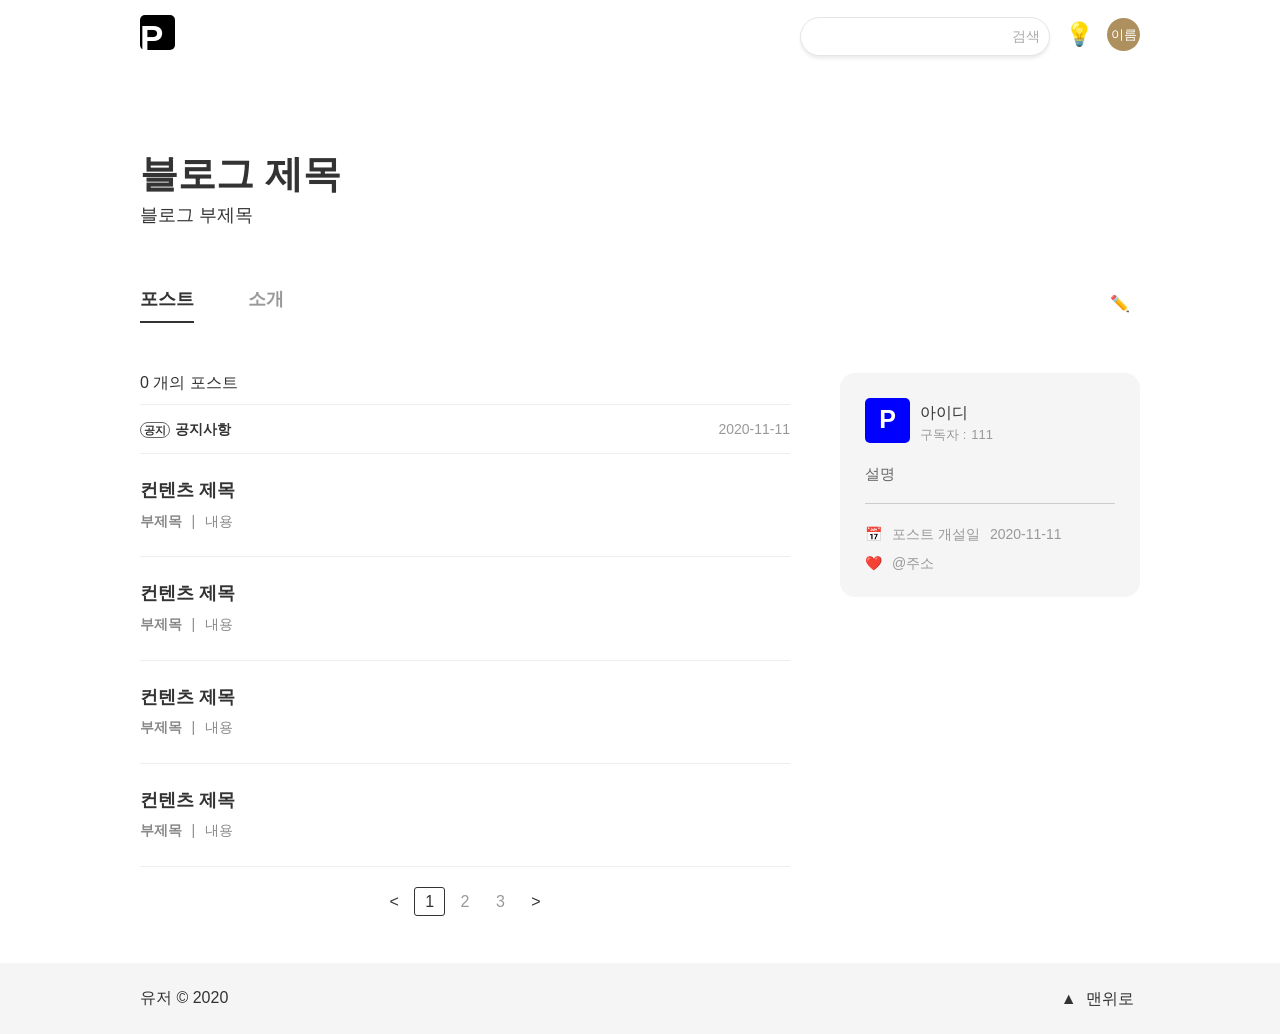
<file: @sample/postype/postype.html>
<!doctype html>
<html lang="ko">
<head>
<meta charset="utf-8">

<title>유저의 블로그</title>

<meta name="viewport" content="width=device-width, initial-scale=1.0">
<meta name="format-detection" content="telephone=no">
<meta name="apple-mobile-web-app-capable" content="yes">
<meta name="description" content="">
<meta name="keywords" content="">

<link rel="stylesheet" href="./base.css">
<link rel="stylesheet" href="./postype.css">

</head>
<body>

<p class="nav-skip">
	<a href="#postContentList">포스트 목록 바로가기</a>
	<a href="#postWriterInfo">작가 소개 바로가기</a>
</p>
<hr>


<div class="header-background-wrap">
<header class="header-wrap">
<div class="common-wrap">

    <h1>
        <a href="/" title="포스타입 로고" class="common-logo header-logo">
            <span class="hide">포스타입</span>
        </a>
    </h1>

    <aside class="common-search-wrap header-search-layout">
        <h2 class="hide">포스트 검색</h2>

		<label for="searchPost">
        	<input type="text" class="common-search-input" id="searchPost">
		</label>

		<button type="button" title="검색" class="common-search-btn">검색</button>

	</aside>

	<nav class="header-side-nav-layout">
		<h2 class="hide">유저 메뉴</h2>

		<button type="button" title="메시지 알림" class="common-round-btn common-notification-btn">
			<span class="hide">메시지 알림 창</span>
		</button>

		<button type="button" title="프로필" class="common-round-btn common-profile-btn">
			<span class="hide">유저 프로필 창</span>
			<em class="common-user-name">이름</em>
		</button>
	</nav>

</div>
</header>
<hr>

<div class="common-wrap">
<a href="홈" class="postype-title-wrap">
	<h3 class="postype-title">블로그 제목</h3>
	<p class="postype-subtitle">블로그 부제목</p>
</a>
</div>
<hr>

<nav class="common-wrap postype-nav-wrap">
	<h2 class="hide">블로그 메뉴</h2>

	<a href="아이디/" class="active">포스트</a>
	<a href="아이디/about">소개</a>

	<!-- 다른 회원이 로그인한 경우 활성화
	<button type="button" class="postype-nav-subscribe-btn">
		구독
	</button>
	-->
	<button type="button" class="postype-nav-option-btn">
		<span class="hide">사용자 옵션</span>
	</button>
</nav>
<hr>
</div>


<main class="postype-main-wrap ">
<div class="common-wrap">

    <div class="post-cotent-and-writer-wrap">
    <section class="post-content-wrap" id="postContent">
		<h4 class="hide">포스트 콘텐츠</h4>

		<p class="all-post-count">0 개의 포스트</p>

		<ul class="post-list-wrap">

			<!-- 작성된 글이 없는 경우 활성화
			<li class="no-post">
				<p>발행된 포스트가 없습니다.</p>
				<a href="">새 포스트 쓰기</a>
			</li>
			-->

			<!-- 공지사항 글 -->
			<li class="post-notice">
				<a href="" class="post-link post-notice-link">
					<h5 class="post-notice-title">공지사항</h5>
					<p class="post-create-date">2020-11-11</p>
				</a>
			</li>

			<!-- 일반 글 -->
			<li>
				<a href="" class="post-link">
					<h5 class="post-title">컨텐츠 제목</h5>
					<p class="post-subtitle">부제목</p>
					<p class="post-content">내용</p>
				</a>
			</li>
			<li>
				<a href="" class="post-link">
					<h5 class="post-title">컨텐츠 제목</h5>
					<p class="post-subtitle">부제목</p>
					<p class="post-content">내용</p>
				</a>
			</li>
			<li>
				<a href="" class="post-link">
					<h5 class="post-title">컨텐츠 제목</h5>
					<p class="post-subtitle">부제목</p>
					<p class="post-content">내용</p>
				</a>
			</li>
			<li>
				<a href="" class="post-link">
					<h5 class="post-title">컨텐츠 제목</h5>
					<p class="post-subtitle">부제목</p>
					<p class="post-content">내용</p>
				</a>
			</li>
		</ul>

        <p class="post-pagination-wrap">

			<span class="prev-btn-wrap none">
				<span class="hide">이전 페이지 없음</span>
			</span>
			<!--
			<span class="prev-btn-wrap">
				<span class="hide">첫 페이지</span>
			</span>
			-->
			<span class="">
				<a href="" class="prev-btn">
					<span class="hide">이전 페이지</span>
				</a>
			</span>

			<a href="" class="on" title="현재 페이지">1</a>
			<a href="">2<span class="hide">번째 페이지</span></a>
			<a href="">3<span class="hide">번째 페이지</span></a>

			<span class="">
				<a href="" class="next-btn">
					<span class="hide">다음 페이지</span>
				</a>
			</span>

			<span class="next-btn-wrap none">
				<span class="hide">다음 페이지 없음</span>
			</span>
			<!--
			<span class="next-btn-wrap">
				<span class="hide">마지막 페이지</span>
			</span>
			-->
        </p>

    </section>
	<hr>


    <article class="post-writer-info-wrap" id="postWriter">
        <h4 class="hide">포스트 작가 소개</h4>

		<p class="writer-logo-wrap">
			<a href="/" title="포스타입" class="common-logo writer-logo">
				<span class="hide">포스타입 바로가기</span>
			</a>
		</p>

		<dl class="writer-profile-wrap">
			<dt class="hide">작가 이름
			<dd class="post-writer-name">아이디
			<dt class="post-subscriber">구독자
			<dd class="post-subscriber">111
			<dt class="hide">포스트 설명
			<dd class="post-intro">설명
			<dt class="post-open-date">포스트 개설일
			<dd class="post-open-date">2020-11-11
			<dt class="hide">트위터 주소
			<dd class="twitter-link"><a href="">@주소</a>
		</dl>

    </article>
    </div>

</div>
</main>
<hr>


<footer class="footer-wrap">
<div class="common-wrap footer-layout">

    <h2 class="hide">하단</h2>

    <button type="button" title="페이지 맨 위로" class="back-to-top-btn">
		맨위로
	</button>

    <p>
		<em class="common-user-name">유저</em>
		© 2020
	</p>

</div>
</footer>


</body>
</html>
</file>
<file: @sample/postype/base.css>
@charset "utf-8";

html {scroll-behavior:smooth;overflow:-moz-scrollbars-vertical;
    -ms-overflow-y:scroll;overflow-y:scroll;overflow-x:auto;}
html, body {width:100%;height:100%;margin:0;padding:0;
    -webkit-text-size-adjust:none;text-rendering:optimizeLegibility;background:transparent;}

::-moz-selection {text-shadow:none;color:#fff;background:#333;}
::selection {text-shadow:none;color:#fff;background:#333;}

article, aside, details, figcaption, figure, footer, header, hgroup, main, nav,
section, summary, template {display:block;width:100%;margin:0;padding:0;}

div, dl, dt, dd, iframe, fieldset, legend, input, select, textarea,
h1, h2, h3, h4, h5, h6, table, th, td, p, pre, ol, ul, li {margin:0;padding:0;}

body, h1, h2, h3, h4, h5, h6, input, select, button, textarea, a {font-size:100%;
    font-family:'맑은 고딕', '나눔고딕', NanumGothic, '돋움', Dotum, sans-serif;
    line-height:1.3;color:#333;background:transparent;}

ol, ul, li {list-style:none;}

audio, canvas, video {display:inline-block;*display:inline;*zoom:1;margin:0;padding:0;}
audio:not([controls]) {display:none;}

table {width:100%;table-layout:fixed;empty-cells:show;border-collapse:collapse;border-spacing:0;border:0 none;}
th, td {border:0 none;}

fieldset {vertical-align:middle;border:0 none;outline:0 none;}
legend {width:100%;}

iframe {width:100%;vertical-align:middle;}

select {border:1px solid #e5e5e5;background:#fff;}

input::-ms-clear {display:none;}
input:read-only, input[readonly] {cursor:not-allowed;}
input[type="text"],
input[type="password"] {border:1px solid #e5e5e5;outline:0 none;background:#fff;}
input[type="button"],
input[type="submit"],
input[type="reset"],
button {border:0 none;outline:0 none;cursor:pointer;}
input:disabled, input[disabled],
button:disabled, button[disabled] {cursor:default;}

textarea {border:1px solid #e5e5e5;background:#fff;resize:none;}

a {text-decoration:none;color:inherit;}
a:hover, a:active, a:focus {text-decoration:none;outline:0 none;}

img {max-width:100%;margin:0;padding:0;line-height:0;vertical-align:middle;border:0 none;}

address {font-style:normal;}

.none, hr {display:none;}
.hide {position:fixed;top:-1px;left:-1px;width:1px;height:1px;font-size:1px;line-height:1px;overflow:hidden;}

.nav-skip {position:fixed;top:-25px;left:0;width:100%;z-index:999999;}
.nav-skip a {position:absolute;top:20px;width:100%;height:1px;font-weight:bold;color:#fff;text-align:center;overflow:hidden;}
.nav-skip a:hover,
.nav-skip a:active,
.nav-skip a:focus {height:auto;padding-top:10px;padding-bottom:10px;background-color:red;}
</file>
<file: @sample/postype/postype.css>
.common-wrap {position:relative;width:1000px;margin:0 auto;}

.common-round-btn {display:inline-block;width:35px;height:35px;vertical-align:middle;border-radius:20px;}

/* 로고 컴포넌트 */
.common-logo {display:inline-block;width:35px;height:35px;
    border-radius:5px;background:#000;}
.common-logo::before {display:inline;content:"P";font-weight:bold;font-size:35px;color:#fff;}

/* 검색 컴포넌트 -- 만약 한 번만 사용한다면 컴포넌트에서 제외 */
.common-search-wrap {position:relative;width:max-content;}
.common-search-input {width:250px;padding:8px 16px;
    border-radius:25px;box-shadow:0 3px 3px #eee;box-sizing:border-box;}
.common-search-btn {position:absolute;top:1px;right:1px;width:46px;height:36px;
    font-size:14px;color:#aaa;border-radius:25px;}
.common-search-btn:hover {color:#333;background:#f5f5f5;}

.common-notification-btn {margin-right:6px;color:#ccc;}
.common-notification-btn:hover {color:#333;background:#f5f5f5;}
.common-notification-btn::before {display:inline-block;content:"💡";margin-top:1px;margin-left:-3px;font-size:23px;line-height:1;}

.common-profile-btn {width:33px;height:33px;background:#ae905e;}
.common-profile-btn:hover {opacity:.5;}
.common-profile-btn em {margin-left:-2px;font-size:13px;white-space:nowrap;color:#fff;}

.common-user-name {font-style:normal;}



/********** 상단 이미지 **********/
.header-background-wrap {background:#fff;}



/********** 상단 **********/
/* 상단 이미지와 동일한 배경을 가져야 함 */
.header-wrap {position:fixed;padding:15px 0;background:inherit;z-index:1;}

/* 로고 */
.header-logo:hover {background:blue;}

/* 검색 */
.header-search-layout {position:absolute;top:2px;right:90px;}

/*** 알림 및 프로필 메뉴 ***/
.header-side-nav-layout {position:absolute;top:2px;right:0;width:max-content;}



/***** 포스타입 제목 *****/
.postype-title-wrap {display:block;padding:150px 0 50px;}
.postype-title {margin-bottom:5px;font-size:38px;}
.postype-subtitle {font-size:18px;}

/* 스크롤되면 이하 스타일 활성화
.postype-title-wrap {position:fixed;display:block;
    margin:20px 0 0 55px;padding:0;z-index:99999;}
.postype-title {margin-bottom:0;font-size:20px;}
.postype-title:hover {color:#999;}
.postype-title::before {display:inline;content:"";margin-right:20px;border-left:1px solid #ccc;}
.postype-subtitle {display:none;}
*/



/***** 포스타입 메뉴 *****/
/*
스크롤되면 이하 스타일 활성화
.postype-nav-sticky {position:fixed;top:상단 높이;left:0;right:0;margin:0 auto;z-index:2;}
*/
.postype-nav-wrap {position:relative;}
.postype-nav-wrap a {display:inline-block;margin-right:50px;padding:10px 0;
    font-weight:bold;font-size:18px;color:#999;}
.postype-nav-wrap a:hover {color:#333;}
.postype-nav-wrap a.active {color:#333;border-bottom:2px solid #333;}

/* 구독 버튼 */
.postype-nav-subscribe-btn {position:absolute;top:5px;right:0;padding:5px 10px;
    font-size:14px;border-radius:3px;border:thin solid #333;}
.postype-nav-subscribe-btn::before {display:inline;content:"+";}
.postype-nav-subscribe-btn:hover {color:#fff;background:#333;}

/* 사용자 옵션 버튼 */
.postype-nav-option-btn {position:absolute;top:5px;right:0;padding:10px;border-radius:25px;}
.postype-nav-option-btn::after {display:inline;content:"✏️";vertical-align:middle;line-height:1;}
.postype-nav-option-btn:hover {background:#f5f5f5;}



/********** 메인 **********/
.postype-main-wrap {margin:50px 0;}


/***** 포스트 + 작가 *****/
.post-cotent-and-writer-wrap {position:relative;}


/*** 포스트 영역 ***/
.post-content-wrap {width:65%;}

.all-post-count {padding-bottom:10px;border-bottom:1px solid #eee;}

/* 포스트 */
.post-list-wrap {}

.post-link {display:block;padding:25px 0;border-bottom:1px solid #eee;}
.post-title {margin-bottom:8px;font-weight:600;font-size:18px;}
.post-subtitle {display:inline-block;font-weight:600;font-size:14px;color:#888;}
.post-content {display:inline-block;font-size:14px;color:#888;}
.post-content::before {display:inline;content:"|";margin-left:5px;margin-right:10px;}

.post-list-wrap .no-post {padding:50px 0;font-size:14px;text-align:center;}
.post-list-wrap .no-post > p {margin-bottom:15px;color:#999;}
.post-list-wrap .no-post > a {padding:7px 15px;border-radius:5px;border:1px solid #e5e5e5;}
.post-list-wrap .no-post > a:hover {color:#fff;border-color:blue;background:blue;}

.post-notice {}
.post-notice-link {padding:15px 0;font-size:0;line-height:0;}
.post-notice-title {display:inline-block;width:80%;font-weight:600;font-size:14px;}
.post-notice-title::before {display:inline;content:"공지";margin-right:5px;padding:1px 3px;
    font-size:11px;border-radius:9px;border:1px solid #666;}
.post-create-date {display:inline-block;width:20%;
    font-size:14px;text-align:right;background:Yellow;color:#999;}


/* 페이지네이션 */
.post-pagination-wrap {width:max-content;margin:25px auto;}

.post-pagination-wrap a {padding:5px 10px;color:#999;border-radius:3px;border:1px solid #fff;}
.post-pagination-wrap > a:hover {border-color:#aaa;}
.post-pagination-wrap > a.on {color:#333;border-color:#333;}

.prev-btn-wrap::after {display:inline;content:"<";margin-right:15px;color:#999;}
.next-btn-wrap::after {display:inline;content:">";margin-left:10px;color:#999;}

.prev-btn:hover {border-color:#aaa;}
.prev-btn::after {display:inline;content:"<";color:#333;}

.next-btn:hover {border-color:#aaa;}
.next-btn::before {display:inline;content:">";color:#333;}


/*** 작가 프로필 영역 ***/
.post-writer-info-wrap {position:absolute;top:0;right:0;width:30%;padding:25px;
    box-sizing:border-box;
    border-radius:15px;background:#f5f5f5;}

/* 로고 */
.writer-logo-wrap {position:absolute;top:25px;left:25px;width:max-content;}
.writer-logo {padding:5px;text-align:center;background:blue;}
.writer-logo::before {font-size:25px;}

/* 프로필 */
.writer-profile-wrap {}
.writer-profile-wrap .post-writer-name {margin:5px 0 0 55px;}
.writer-profile-wrap .post-subscriber {display:inline-block;font-size:13px;color:#999;}
.writer-profile-wrap dt.post-subscriber {margin-left:55px;}
.writer-profile-wrap dt.post-subscriber::after {display:inline;content:":";margin-right:5px;}
.writer-profile-wrap dd.post-subscriber {margin-bottom:20px;}
.writer-profile-wrap .post-intro {margin-bottom:20px;padding-bottom:20px;
    font-size:15px;color:#666;
    border-bottom:thin solid #ccc;}
.writer-profile-wrap .post-open-date {display:inline-block;margin-bottom:10px;
    font-size:14px;color:#999;}
.writer-profile-wrap dt.post-open-date {margin-right:10px;}
.writer-profile-wrap dt.post-open-date::before {display:inline;content:"📅";margin-right:10px;}

.writer-profile-wrap dd.twitter-link {font-size:14px;color:#999;}
.writer-profile-wrap dd.twitter-link::before {display:inline;content:"❤️";margin-right:10px;}
.writer-profile-wrap dd.twitter-link:hover {color:skyblue;}



/********** 하단 **********/
.footer-wrap {padding:25px 0;background:#f5f5f5;}
.footer-layout {position:relative;}

.back-to-top-btn {position:absolute;top:0;right:0;}
.back-to-top-btn::before {display:inline;content:"▲";padding-right:5px;}
.back-to-top-btn:hover {opacity:.5;}
</file>
